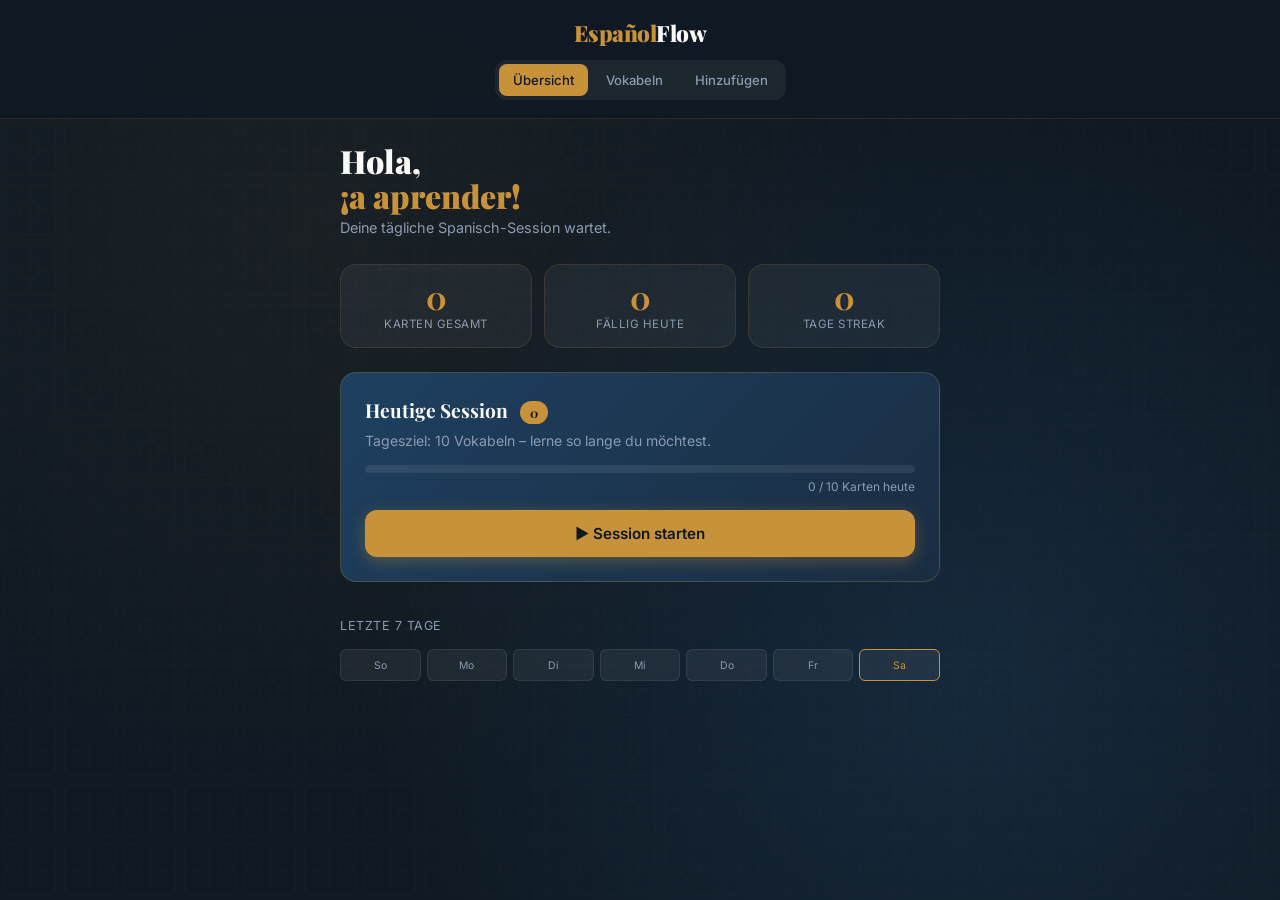
<file: index.html>
<!DOCTYPE html>
<html lang="de">
<head>
<meta charset="UTF-8">
  <meta name="viewport" content="width=device-width, initial-scale=1.0">
  <title>EspañolFlow – Spanisch lernen</title>
  <link href="https://fonts.googleapis.com/css2?family=Playfair+Display:wght@400;700;900&family=Inter:wght@300;400;500;600&display=swap" rel="stylesheet">
  <link rel="stylesheet" href="style.css">

  <link rel="apple-touch-icon" sizes="180x180" href="favicons/favicon-192.png">
  <link rel="icon" type="image/png" sizes="192x192" href="favicons/favicon-192.png">

  <link rel="manifest" href="manifest.json">
</head>
<body>
  <div class="azulejo-bg"></div>
  <div id="app">

    <nav class="header">
      <div class="nav-logo">Español<span>Flow</span></div>
      <div class="nav-tabs">
        <button class="nav-tab active" onclick="switchView('dashboard')">Übersicht</button>
        <button class="nav-tab" onclick="switchView('vocab')">Vokabeln</button>
        <button class="nav-tab" onclick="switchView('import')">Hinzufügen</button>
      </div>
    </nav>

    <!-- ─── DASHBOARD ─── -->
    <div id="view-dashboard" class="view active">
      <div class="dashboard-header">
        <h1>Hola,<br><em>¡a aprender!</em></h1>
        <p id="dash-subtitle">Deine tägliche Spanisch-Session wartet.</p>
      </div>

      <div class="stats-grid">
        <div class="stat-card">
          <div class="val" id="stat-total">0</div>
          <div class="lbl">Karten gesamt</div>
        </div>
        <div class="stat-card">
          <div class="val" id="stat-due">0</div>
          <div class="lbl">Fällig heute</div>
        </div>
        <div class="stat-card">
          <div class="val" id="stat-streak">0</div>
          <div class="lbl">Tage Streak</div>
        </div>
      </div>

      <div class="session-card">
        <h2>Heutige Session <span class="due-count" id="dash-due-badge">0</span></h2>
        <p>Tagesziel: 10 Vokabeln – lerne so lange du möchtest.</p>
        <div class="progress-bar-wrap">
          <div class="progress-bar-fill" id="dash-level-bar" style="width:0%"></div>
        </div>
        <div class="progress-label" id="dash-level-label">0 % gelernt</div>
        <button class="btn btn-primary" style="margin-top:16px;" onclick="switchView('learn')">
          ▶ Session starten
        </button>
      </div>

      <div style="padding: 16px 0 8px;">
        <div style="font-size:0.78rem;color:var(--text-light);text-transform:uppercase;letter-spacing:0.5px;margin-bottom:10px;">
          Letzte 7 Tage
        </div>
        <div class="streak-row" id="streak-row"></div>
      </div>
    </div>

    <!-- ─── LEARN ─── -->
    <div id="view-learn" class="view">
      <div id="learn-content">
        <div class="learn-header">
          <button class="btn btn-ghost" style="width:auto;padding:9px 14px;font-size:0.8rem;" onclick="switchView('dashboard')">← Zurück</button>
          <div class="learn-progress">
            <div class="progress-bar-wrap" style="margin:0;">
              <div class="progress-bar-fill" id="learn-progress-bar" style="width:0%"></div>
            </div>
            <div class="progress-label" id="learn-progress-label">0 / 0</div>
          </div>
          <div class="daily-goal" id="daily-goal-counter">0 / 10</div>
        </div>

        <div class="card-scene" id="card-scene" onclick="flipCard()">
          <div class="card-inner" id="card-inner">
            <div class="card-face card-front">
              <div class="card-tag" id="card-tag">Spanisch</div>
              <div class="card-word" id="card-es">—</div>
              <div class="card-hint" id="card-hint"></div>
              <div class="card-tap-hint">Tippe zum Umdrehen</div>
            </div>
            <div class="card-face card-back">
              <div class="card-tag" id="card-tag-back" style="background:rgba(200,146,58,0.15);">Deutsch</div>
              <div class="card-translation" id="card-de">—</div>
              <div class="card-context" id="card-context"></div>
            </div>
          </div>
        </div>

        <div class="rating-section" id="rating-section">
          <div class="rating-label">Wie gut wusstest du es?</div>
          <div class="rating-buttons">
            <button class="rating-btn r-again" onclick="rateCard(0)">
              Nochmal
              <span class="next-review" id="next-again">1 min</span>
            </button>
            <button class="rating-btn r-hard" onclick="rateCard(1)">
              Schwer
              <span class="next-review" id="next-hard">—</span>
            </button>
            <button class="rating-btn r-good" onclick="rateCard(2)">
              Gut
              <span class="next-review" id="next-good">—</span>
            </button>
            <button class="rating-btn r-easy" onclick="rateCard(3)">
              Leicht
              <span class="next-review" id="next-easy">—</span>
            </button>
          </div>
        </div>
      </div>

      <div id="completion-screen" class="completion-screen" style="display:none;">
        <div class="completion-icon">🎉</div>
        <h2>Session abgeschlossen!</h2>
        <p>Großartig! Dein Spanisch wird jeden Tag besser.</p>
        <div class="completion-stats">
          <div class="c-stat">
            <div class="val" id="comp-reviewed">0</div>
            <div class="lbl">Karten gelernt</div>
          </div>
          <div class="c-stat">
            <div class="val" id="comp-correct">0%</div>
            <div class="lbl">Korrekt</div>
          </div>
          <div class="c-stat">
            <div class="val" id="comp-time">0</div>
            <div class="lbl" id="comp-time-label">Heute gesamt</div>
          </div>
        </div>
        <button class="btn btn-primary" onclick="switchView('dashboard')">Zur Übersicht</button>
        <button class="btn btn-ghost" style="width:100%;margin-top:10px;" onclick="restartSession()">Weiter lernen →</button>
      </div>
    </div>

    <!-- ─── VOCAB ─── -->
    <div id="view-vocab" class="view">
      <div style="margin-bottom:20px;">
        <h2 style="font-family:'Playfair Display',serif;font-size:1.5rem;">Vokabeln</h2>
        <p style="color:var(--text-light);font-size:0.85rem;margin-top:4px;">
          <span id="vocab-count">0</span> Karten · Punkte zeigen deinen Lernfortschritt
        </p>
      </div>
      <div class="vocab-controls">
        <input class="search-input" type="text" placeholder="Suchen..." id="vocab-search" oninput="renderVocab()">
        <button class="btn btn-ghost" style="width:auto;" onclick="sortVocab()">↕ Sortieren</button>
      </div>
      <div class="vocab-list" id="vocab-list"></div>
    </div>

    <!-- ─── IMPORT ─── -->
    <div id="view-import" class="view">
      <div style="margin-bottom:20px;">
        <h2 style="font-family:'Playfair Display',serif;font-size:1.5rem;">Wörter hinzufügen</h2>
        <p style="color:var(--text-light);font-size:0.85rem;margin-top:4px;">Einzeln oder als Liste importieren</p>
      </div>

      <!-- Single word -->
      <div class="import-section">
        <h3>Einzelnes Wort</h3>
        <p>Trage ein Wort auf Spanisch und die deutsche Übersetzung ein.</p>
        <div style="display:grid;gap:12px;margin-bottom:12px;">
          <div>
            <label>Spanisch</label>
            <input type="text" id="single-es" placeholder="z. B. hablar" />
          </div>
          <div>
            <label>Deutsch</label>
            <input type="text" id="single-de" placeholder="z. B. sprechen" />
          </div>
          <div>
            <label>Kontext (optional)</label>
            <input type="text" id="single-ctx" placeholder="z. B. Verb · Infinitiv" />
          </div>
        </div>
        <button class="btn btn-primary" onclick="addSingleWord()">Hinzufügen</button>
        <div class="feedback-msg" id="single-feedback"></div>
      </div>

      <hr class="divider">

      <!-- CSV import -->
      <div class="import-section">
        <h3>Liste importieren (CSV)</h3>
        <p>Format: <code>Spanisch, Deutsch</code> – eine Zeile pro Karte.<br>
        Für Konjugationen: <code>habla, er/sie spricht, Verb · Präsens 3. Sg.</code></p>
        <div style="margin-bottom:12px;">
          <label>CSV-Inhalt einfügen</label>
          <textarea id="csv-input" rows="8"
            placeholder="hablar, sprechen
habla, er/sie spricht, Verb · Präsens 3. Sg.
hablé, ich sprach, Verb · Pretérito indefinido 1. Sg.
casa, das Haus
gracias, danke"></textarea>
        </div>
        <button class="btn btn-primary" onclick="importCSV()">Importieren</button>
        <div class="feedback-msg" id="csv-feedback"></div>
      </div>

      <hr class="divider">

      <!-- Demo data -->
      <div class="import-section">
        <h3>Demo-Daten laden</h3>
        <p>Lade eine kleine Starter-Liste zum Ausprobieren.</p>
        <button class="btn btn-ghost" style="width:100%;" onclick="loadDemoData()">Demo-Vokabeln laden</button>
      </div>

      <hr class="divider">

      <div>
        <button class="btn btn-ghost" style="width: 100%;" onclick="exportVocabs()">Vokabeln exportieren</button>
      </div>      

      <div class="backup-wrapper">
        <button class="btn btn-ghost" onclick="exportData()">
          Backup exportieren
        </button>

        <button class="btn btn-ghost" onclick="importData()">
          Backup importieren
        </button>

      </div>
      <div class="feedback-msg" id="backup-feedback"></div>

      <hr class="divider">

      <div style="margin-top:4px;">
        <button class="btn btn-ghost" style="width:100%;color:#fca5a5;border-color:rgba(252,165,165,0.2);" onclick="clearAllData()">
          Alle Daten löschen
        </button>
      </div>
    </div>

  </div>

  <script src="main.js"></script>
</body>
</html>
</file>
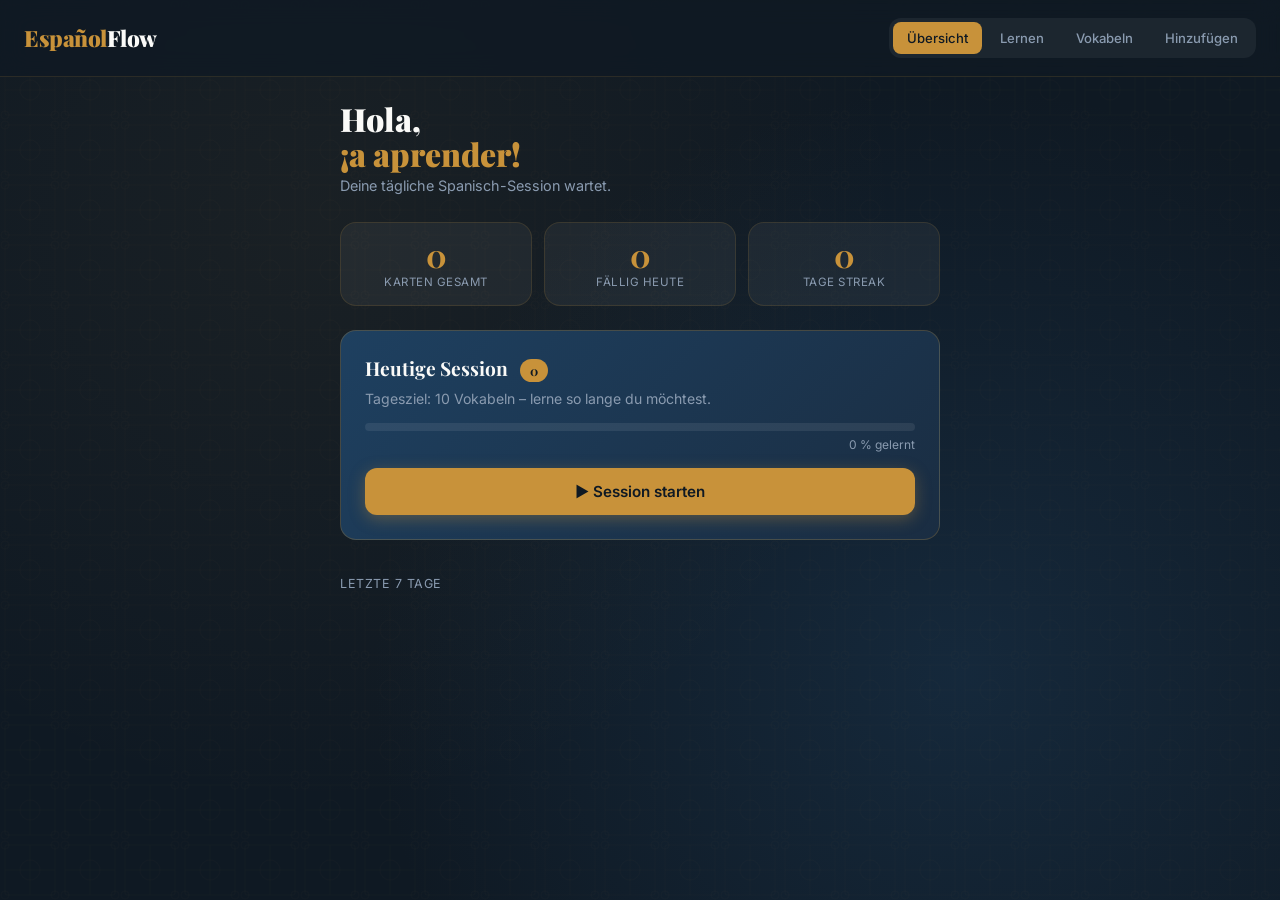
<file: spanisch-lernen.html>
<!DOCTYPE html>
<html lang="de">
<head>
<meta charset="UTF-8">
  <meta name="viewport" content="width=device-width, initial-scale=1.0">
  <title>EspañolFlow – Spanisch lernen</title>
  <link href="https://fonts.googleapis.com/css2?family=Playfair+Display:wght@400;700;900&family=Inter:wght@300;400;500;600&display=swap" rel="stylesheet">
  <link rel="stylesheet" href="style.css">
</head>
<body>
  <div class="azulejo-bg"></div>
  <div id="app">

    <nav>
      <div class="nav-logo">Español<span>Flow</span></div>
      <div class="nav-tabs">
        <button class="nav-tab active" onclick="switchView('dashboard')">Übersicht</button>
        <button class="nav-tab" onclick="switchView('learn')">Lernen</button>
        <button class="nav-tab" onclick="switchView('vocab')">Vokabeln</button>
        <button class="nav-tab" onclick="switchView('import')">Hinzufügen</button>
      </div>
    </nav>

    <!-- ─── DASHBOARD ─── -->
    <div id="view-dashboard" class="view active">
      <div class="dashboard-header">
        <h1>Hola,<br><em>¡a aprender!</em></h1>
        <p id="dash-subtitle">Deine tägliche Spanisch-Session wartet.</p>
      </div>

      <div class="stats-grid">
        <div class="stat-card">
          <div class="val" id="stat-total">0</div>
          <div class="lbl">Karten gesamt</div>
        </div>
        <div class="stat-card">
          <div class="val" id="stat-due">0</div>
          <div class="lbl">Fällig heute</div>
        </div>
        <div class="stat-card">
          <div class="val" id="stat-streak">0</div>
          <div class="lbl">Tage Streak</div>
        </div>
      </div>

      <div class="session-card">
        <h2>Heutige Session <span class="due-count" id="dash-due-badge">0</span></h2>
        <p>Tagesziel: 10 Vokabeln – lerne so lange du möchtest.</p>
        <div class="progress-bar-wrap">
          <div class="progress-bar-fill" id="dash-level-bar" style="width:0%"></div>
        </div>
        <div class="progress-label" id="dash-level-label">0 % gelernt</div>
        <button class="btn btn-primary" style="margin-top:16px;" onclick="switchView('learn')">
          ▶ Session starten
        </button>
      </div>

      <div style="padding: 16px 0 8px;">
        <div style="font-size:0.78rem;color:var(--text-light);text-transform:uppercase;letter-spacing:0.5px;margin-bottom:10px;">
          Letzte 7 Tage
        </div>
        <div class="streak-row" id="streak-row"></div>
      </div>
    </div>

    <!-- ─── LEARN ─── -->
    <div id="view-learn" class="view">
      <div id="learn-content">
        <div class="learn-header">
          <button class="btn btn-ghost" style="width:auto;padding:9px 14px;font-size:0.8rem;" onclick="switchView('dashboard')">← Zurück</button>
          <div class="learn-progress">
            <div class="progress-bar-wrap" style="margin:0;">
              <div class="progress-bar-fill" id="learn-progress-bar" style="width:0%"></div>
            </div>
            <div class="progress-label" id="learn-progress-label">0 / 0</div>
          </div>
          <div class="daily-goal" id="daily-goal-counter">0 / 10</div>
        </div>

        <div class="card-scene" id="card-scene" onclick="flipCard()">
          <div class="card-inner" id="card-inner">
            <div class="card-face card-front">
              <div class="card-tag" id="card-tag">Spanisch</div>
              <div class="card-word" id="card-es">—</div>
              <div class="card-hint" id="card-hint"></div>
              <div class="card-tap-hint">Tippe zum Umdrehen</div>
            </div>
            <div class="card-face card-back">
              <div class="card-tag" id="card-tag-back" style="background:rgba(200,146,58,0.15);">Deutsch</div>
              <div class="card-translation" id="card-de">—</div>
              <div class="card-context" id="card-context"></div>
            </div>
          </div>
        </div>

        <div class="rating-section" id="rating-section">
          <div class="rating-label">Wie gut wusstest du es?</div>
          <div class="rating-buttons">
            <button class="rating-btn r-again" onclick="rateCard(0)">
              Nochmal
              <span class="next-review" id="next-again">1 min</span>
            </button>
            <button class="rating-btn r-hard" onclick="rateCard(1)">
              Schwer
              <span class="next-review" id="next-hard">—</span>
            </button>
            <button class="rating-btn r-good" onclick="rateCard(2)">
              Gut
              <span class="next-review" id="next-good">—</span>
            </button>
            <button class="rating-btn r-easy" onclick="rateCard(3)">
              Leicht
              <span class="next-review" id="next-easy">—</span>
            </button>
          </div>
        </div>
      </div>

      <div id="completion-screen" class="completion-screen" style="display:none;">
        <div class="completion-icon">🎉</div>
        <h2>Session abgeschlossen!</h2>
        <p>Großartig! Dein Spanisch wird jeden Tag besser.</p>
        <div class="completion-stats">
          <div class="c-stat">
            <div class="val" id="comp-reviewed">0</div>
            <div class="lbl">Karten gelernt</div>
          </div>
          <div class="c-stat">
            <div class="val" id="comp-correct">0%</div>
            <div class="lbl">Korrekt</div>
          </div>
          <div class="c-stat">
            <div class="val" id="comp-time">0</div>
            <div class="lbl" id="comp-time-label">Heute gesamt</div>
          </div>
        </div>
        <button class="btn btn-primary" onclick="switchView('dashboard')">Zur Übersicht</button>
        <button class="btn btn-ghost" style="width:100%;margin-top:10px;" onclick="restartSession()">Weiter lernen →</button>
      </div>
    </div>

    <!-- ─── VOCAB ─── -->
    <div id="view-vocab" class="view">
      <div style="margin-bottom:20px;">
        <h2 style="font-family:'Playfair Display',serif;font-size:1.5rem;">Vokabeln</h2>
        <p style="color:var(--text-light);font-size:0.85rem;margin-top:4px;">
          <span id="vocab-count">0</span> Karten · Punkte zeigen deinen Lernfortschritt
        </p>
      </div>
      <div class="vocab-controls">
        <input class="search-input" type="text" placeholder="Suchen..." id="vocab-search" oninput="renderVocab()">
        <button class="btn btn-ghost" style="width:auto;" onclick="sortVocab()">↕ Sortieren</button>
      </div>
      <div class="vocab-list" id="vocab-list"></div>
    </div>

    <!-- ─── IMPORT ─── -->
    <div id="view-import" class="view">
      <div style="margin-bottom:20px;">
        <h2 style="font-family:'Playfair Display',serif;font-size:1.5rem;">Wörter hinzufügen</h2>
        <p style="color:var(--text-light);font-size:0.85rem;margin-top:4px;">Einzeln oder als Liste importieren</p>
      </div>

      <!-- Single word -->
      <div class="import-section">
        <h3>Einzelnes Wort</h3>
        <p>Trage ein Wort auf Spanisch und die deutsche Übersetzung ein.</p>
        <div style="display:grid;gap:12px;margin-bottom:12px;">
          <div>
            <label>Spanisch</label>
            <input type="text" id="single-es" placeholder="z. B. hablar" />
          </div>
          <div>
            <label>Deutsch</label>
            <input type="text" id="single-de" placeholder="z. B. sprechen" />
          </div>
          <div>
            <label>Kontext (optional)</label>
            <input type="text" id="single-ctx" placeholder="z. B. Verb · Infinitiv" />
          </div>
        </div>
        <button class="btn btn-primary" onclick="addSingleWord()">Hinzufügen</button>
        <div class="feedback-msg" id="single-feedback"></div>
      </div>

      <hr class="divider">

      <!-- CSV import -->
      <div class="import-section">
        <h3>Liste importieren (CSV)</h3>
        <p>Format: <code>Spanisch, Deutsch</code> – eine Zeile pro Karte.<br>
        Für Konjugationen: <code>habla, er/sie spricht, Verb · Präsens 3. Sg.</code></p>
        <div style="margin-bottom:12px;">
          <label>CSV-Inhalt einfügen</label>
          <textarea id="csv-input" rows="8"
            placeholder="hablar, sprechen
  habla, er/sie spricht, Verb · Präsens 3. Sg.
  hablé, ich sprach, Verb · Pretérito indefinido 1. Sg.
  casa, das Haus
  gracias, danke"></textarea>
        </div>
        <button class="btn btn-primary" onclick="importCSV()">Importieren</button>
        <div class="feedback-msg" id="csv-feedback"></div>
      </div>

      <hr class="divider">

      <!-- Demo data -->
      <div class="import-section">
        <h3>Demo-Daten laden</h3>
        <p>Lade eine kleine Starter-Liste zum Ausprobieren.</p>
        <button class="btn btn-ghost" style="width:100%;" onclick="loadDemoData()">Demo-Vokabeln laden</button>
      </div>

      <hr class="divider">
      <div style="margin-top:4px;">
        <button class="btn btn-ghost" style="width:100%;color:#fca5a5;border-color:rgba(252,165,165,0.2);" onclick="clearAllData()">
          Alle Daten löschen
        </button>
      </div>
    </div>

  </div>

  <script src="main.js"/>
</body>
</html>
</file>
<file: style.css>
:root {
  --midnight: #0f1923;
  --deep-blue: #1a2d42;
  --tile-blue: #1e4060;
  --gold: #c8923a;
  --gold-light: #e8b05a;
  --sand: #f5f0e8;
  --sand-dark: #e8dfd0;
  --white: #fafaf8;
  --text-dark: #0f1923;
  --text-mid: #4a5568;
  --text-light: #8a9bb0;
  --success: #2d7a4f;
  --danger: #9b2c2c;
  --warning: #b7791f;
  --radius: 16px;
  --shadow: 0 8px 32px rgba(15,25,35,0.18);
  --shadow-sm: 0 2px 8px rgba(15,25,35,0.10);
}

* ,
*::after,
*::before { 
  box-sizing: border-box; 
  margin: 0; 
  padding: 0; 
}

body {
  font-family: 'Inter', sans-serif;
  background: var(--midnight);
  color: var(--white);
  min-height: 100vh;
  overflow-x: hidden;
}

/* ─── Azulejo background pattern ─── */
.azulejo-bg {
  position: fixed; inset: 0; z-index: 0;
  background-color: var(--midnight);
  background-image:
    radial-gradient(circle at 25% 25%, rgba(200,146,58,0.06) 0%, transparent 50%),
    radial-gradient(circle at 75% 75%, rgba(30,64,96,0.4) 0%, transparent 50%);
  pointer-events: none;
}
.azulejo-bg::after {
  content: '';
  position: absolute; inset: 0;
  background-image: url("data:image/svg+xml,%3Csvg width='60' height='60' viewBox='0 0 60 60' xmlns='http://www.w3.org/2000/svg'%3E%3Cg fill='none' stroke='rgba(200,146,58,0.07)' stroke-width='0.5'%3E%3Crect x='5' y='5' width='50' height='50' rx='2'/%3E%3Cpath d='M5 30h50M30 5v50'/%3E%3Ccircle cx='30' cy='30' r='10'/%3E%3Ccircle cx='5' cy='5' r='4'/%3E%3Ccircle cx='55' cy='5' r='4'/%3E%3Ccircle cx='5' cy='55' r='4'/%3E%3Ccircle cx='55' cy='55' r='4'/%3E%3C/g%3E%3C/svg%3E");
  opacity: 0.6;
}

#app { position: relative; z-index: 1; min-height: 100vh; }

/* ─── Nav ─── */
nav {
  display: flex; align-items: center; justify-content: space-between;
  padding: 18px 24px;
  border-bottom: 1px solid rgba(200,146,58,0.15);
  background: rgba(15,25,35,0.8);
  backdrop-filter: blur(12px);
  position: sticky; top: 0; z-index: 100;
}

.header {
  display: flex;
  flex-direction: column;
  gap: 0.75rem;
}

.nav-logo {
  font-family: 'Playfair Display', serif;
  font-size: 1.4rem; font-weight: 900;
  color: var(--gold);
  letter-spacing: -0.5px;
}
.nav-logo span { color: var(--white); }
.nav-tabs {
  display: flex; gap: 4px;
  background: rgba(255,255,255,0.06);
  border-radius: 12px; padding: 4px;
}
.nav-tab {
  background: none; border: none; cursor: pointer;
  color: var(--text-light);
  font-family: 'Inter', sans-serif;
  font-size: 0.82rem; font-weight: 500;
  padding: 8px 14px; border-radius: 8px;
  transition: all 0.2s;
  white-space: nowrap;
}
.nav-tab.active {
  background: var(--gold); color: var(--midnight);
}
.nav-tab:hover:not(.active) { color: var(--white); background: rgba(255,255,255,0.08); }

/* ─── Views ─── */
.view { display: none; padding: 24px 20px; max-width: 640px; margin: 0 auto; }
.view.active { display: block; }

/* ─── Dashboard ─── */
.dashboard-header {
  margin-bottom: 28px;
}
.dashboard-header h1 {
  font-family: 'Playfair Display', serif;
  font-size: 2rem; font-weight: 900;
  line-height: 1.1;
}
.dashboard-header h1 em { color: var(--gold); font-style: normal; }
.dashboard-header p { color: var(--text-light); margin-top: 6px; font-size: 0.9rem; }

.stats-grid {
  display: grid; grid-template-columns: repeat(3, 1fr); gap: 12px;
  margin-bottom: 24px;
}
.stat-card {
  background: rgba(255,255,255,0.05);
  border: 1px solid rgba(200,146,58,0.15);
  border-radius: var(--radius); padding: 16px 12px; text-align: center;
}
.stat-card .val {
  font-family: 'Playfair Display', serif;
  font-size: 2rem; font-weight: 700; color: var(--gold);
  line-height: 1;
}
.stat-card .lbl {
  font-size: 0.72rem; color: var(--text-light);
  margin-top: 4px; text-transform: uppercase; letter-spacing: 0.5px;
}

.session-card {
  background: linear-gradient(135deg, var(--tile-blue), var(--deep-blue));
  border: 1px solid rgba(200,146,58,0.25);
  border-radius: var(--radius); padding: 24px;
  margin-bottom: 20px;
}
.session-card h2 {
  font-family: 'Playfair Display', serif;
  font-size: 1.2rem; margin-bottom: 8px;
}
.session-card p { color: var(--text-light); font-size: 0.88rem; margin-bottom: 16px; }
.due-count {
  display: inline-block;
  background: var(--gold); color: var(--midnight);
  font-weight: 700; font-size: 0.8rem;
  padding: 3px 10px; border-radius: 20px;
  margin-left: 8px;
}

.progress-bar-wrap {
  background: rgba(255,255,255,0.08); border-radius: 8px; height: 8px;
  margin-bottom: 6px; overflow: hidden;
}
.progress-bar-fill {
  height: 100%; background: linear-gradient(90deg, var(--gold), var(--gold-light));
  border-radius: 8px; transition: width 0.5s ease;
}
.progress-label { font-size: 0.75rem; color: var(--text-light); text-align: right; }

.streak-row {
  display: flex; gap: 6px; margin-top: 16px;
}
.streak-day {
  flex: 1; height: 32px; border-radius: 6px;
  background: rgba(255,255,255,0.06);
  border: 1px solid rgba(255,255,255,0.08);
  display: flex; align-items: center; justify-content: center;
  font-size: 0.65rem; color: var(--text-light);
}
.streak-day.done { background: var(--gold); border-color: var(--gold); color: var(--midnight); font-weight: 700; }
.streak-day.today-marker { border-color: var(--gold); color: var(--gold); }

/* ─── Buttons ─── */
.btn {
  display: inline-flex; align-items: center; justify-content: center; gap: 8px;
  border: none; border-radius: 12px; cursor: pointer;
  font-family: 'Inter', sans-serif; font-weight: 600;
  transition: all 0.18s; text-align: center;
}
.btn-primary {
  background: var(--gold); color: var(--midnight);
  padding: 14px 24px; font-size: 0.95rem; width: 100%;
  box-shadow: 0 4px 16px rgba(200,146,58,0.35);
}
.btn-primary:hover { background: var(--gold-light); transform: translateY(-1px); }
.btn-primary:active { transform: translateY(0); }
.btn-primary:disabled { opacity: 0.4; cursor: not-allowed; transform: none; }
.btn-ghost {
  background: rgba(255,255,255,0.07); color: var(--white);
  padding: 12px 20px; font-size: 0.88rem; border: 1px solid rgba(255,255,255,0.1);
}
.btn-ghost:hover { background: rgba(255,255,255,0.12); }

/* ─── Learn view ─── */
.learn-header {
  display: flex; align-items: center; justify-content: space-between;
  margin-bottom: 20px;
}
.learn-progress { flex: 1; margin: 0 16px; }
.daily-goal {
  font-size: 0.8rem; color: var(--gold);
  font-weight: 600; white-space: nowrap;
}
.daily-goal.done { color: #86efac; }

/* ─── Flashcard ─── */
.card-scene {
  perspective: 1000px;
  height: 280px; margin-bottom: 20px;
}
.card-inner {
  position: relative; width: 100%; height: 100%;
  transform-style: preserve-3d;
  transition: transform 0.55s cubic-bezier(0.4,0,0.2,1);
  cursor: pointer;
}
.card-inner.flipped { transform: rotateY(180deg); }
.card-face {
  position: absolute; inset: 0;
  backface-visibility: hidden; -webkit-backface-visibility: hidden;
  border-radius: 20px;
  display: flex; flex-direction: column;
  align-items: center; justify-content: center;
  padding: 28px 24px;
  border: 1px solid rgba(200,146,58,0.2);
}
.card-front {
  background: linear-gradient(145deg, #1e3a5a, #162f4a);
}
.card-front::before {
  content: '';
  position: absolute; inset: 0; border-radius: 20px; pointer-events: none;
  background-image: url("data:image/svg+xml,%3Csvg width='40' height='40' viewBox='0 0 40 40' xmlns='http://www.w3.org/2000/svg'%3E%3Cg fill='none' stroke='rgba(200,146,58,0.08)' stroke-width='0.5'%3E%3Crect x='3' y='3' width='34' height='34' rx='1'/%3E%3Cpath d='M3 20h34M20 3v34'/%3E%3Ccircle cx='20' cy='20' r='7'/%3E%3C/g%3E%3C/svg%3E");
}
.card-back {
  background: linear-gradient(145deg, #2d1b0e, #1e1408);
  transform: rotateY(180deg);
  border-color: rgba(200,146,58,0.3);
}
.card-tag {
  font-size: 0.68rem; text-transform: uppercase; letter-spacing: 1.5px;
  color: var(--gold); font-weight: 600; margin-bottom: 12px;
  background: rgba(200,146,58,0.12); padding: 4px 12px; border-radius: 20px;
}
.card-word {
  font-family: 'Playfair Display', serif;
  font-size: 2.4rem; font-weight: 700; text-align: center;
  line-height: 1.1; color: var(--white);
}
.card-hint {
  font-size: 0.8rem; color: var(--text-light); margin-top: 10px;
  font-style: italic;
}
.card-translation {
  font-family: 'Playfair Display', serif;
  font-size: 1.8rem; font-weight: 400; text-align: center;
  color: var(--gold); margin-bottom: 8px;
}
.card-context {
  font-size: 0.82rem; color: rgba(200,146,58,0.7);
  text-align: center; font-style: italic;
}
.card-tap-hint {
  position: absolute; bottom: 14px;
  font-size: 0.7rem; color: rgba(255,255,255,0.3);
}

/* ─── Rating buttons ─── */
.rating-section { display: none; }
.rating-section.visible { display: block; }
.rating-label {
  text-align: center; font-size: 0.78rem;
  color: var(--text-light); margin-bottom: 12px;
}
.rating-buttons {
  display: grid; grid-template-columns: repeat(4, 1fr); gap: 8px;
}
.rating-btn {
  border: none; border-radius: 12px;
  cursor: pointer; padding: 12px 8px;
  font-family: 'Inter', sans-serif; font-weight: 700;
  font-size: 0.78rem; text-align: center;
  transition: all 0.18s;
  display: flex; flex-direction: column; align-items: center; gap: 3px;
}
.rating-btn .next-review { font-weight: 400; font-size: 0.65rem; opacity: 0.8; }
.rating-btn:hover { transform: translateY(-2px); filter: brightness(1.1); }
.r-again { background: #7f1d1d; color: #fca5a5; }
.r-hard  { background: #78350f; color: #fcd34d; }
.r-good  { background: #14532d; color: #86efac; }
.r-easy  { background: #1e3a5a; color: #93c5fd; }

/* ─── No cards ─── */
.no-cards-msg {
  text-align: center; padding: 60px 20px;
}
.no-cards-msg .icon { font-size: 3rem; margin-bottom: 16px; }
.no-cards-msg h2 {
  font-family: 'Playfair Display', serif;
  font-size: 1.4rem; margin-bottom: 8px;
}
.no-cards-msg p { color: var(--text-light); font-size: 0.88rem; }

/* ─── Vocabulary view ─── */
.vocab-controls {
  display: flex; gap: 10px; margin-bottom: 20px; flex-wrap: wrap;
}
.search-input {
  flex: 1; min-width: 140px;
  background: rgba(255,255,255,0.06);
  border: 1px solid rgba(255,255,255,0.1);
  border-radius: 10px; padding: 10px 14px;
  color: var(--white); font-family: 'Inter', sans-serif; font-size: 0.88rem;
}
.search-input::placeholder { color: var(--text-light); }
.search-input:focus { outline: none; border-color: var(--gold); }

.vocab-list { display: flex; flex-direction: column; gap: 8px; }
.vocab-item {
  background: rgba(255,255,255,0.04);
  border: 1px solid rgba(255,255,255,0.07);
  border-radius: 12px; padding: 14px 16px;
  display: flex; align-items: center; gap: 12px;
  transition: border-color 0.2s;
}
.vocab-item:hover { border-color: rgba(200,146,58,0.3); }
.vocab-item .es { font-weight: 600; font-size: 0.95rem; flex: 1; }
.vocab-item .de { color: var(--text-light); font-size: 0.85rem; flex: 1; }
.vocab-item .meta { font-size: 0.68rem; color: var(--text-light); text-align: right; white-space: nowrap; }
.level-dot {
  width: 8px; height: 8px; border-radius: 50%; flex-shrink: 0;
}
.level-0 { background: #6b7280; }
.level-1 { background: #ef4444; }
.level-2 { background: #f59e0b; }
.level-3 { background: #3b82f6; }
.level-4 { background: #10b981; }
.level-5 { background: var(--gold); }
.delete-btn {
  background: none; border: none; cursor: pointer;
  color: var(--text-light); font-size: 1rem; padding: 4px;
  border-radius: 6px; transition: color 0.2s;
}
.delete-btn:hover { color: #ef4444; }

/* ─── Import view ─── */
.import-section {
  background: rgba(255,255,255,0.03);
  border: 1px solid rgba(255,255,255,0.08);
  border-radius: var(--radius); padding: 20px;
  margin-bottom: 20px;
}
.import-section h3 {
  font-family: 'Playfair Display', serif;
  font-size: 1.1rem; margin-bottom: 6px;
}
.import-section p { color: var(--text-light); font-size: 0.82rem; margin-bottom: 14px; }
.import-section code {
  background: rgba(0,0,0,0.3); padding: 2px 7px;
  border-radius: 4px; font-size: 0.8rem; color: var(--gold);
}
textarea, input[type="text"] {
  width: 100%;
  background: rgba(0,0,0,0.25);
  border: 1px solid rgba(255,255,255,0.1);
  border-radius: 10px; padding: 12px 14px;
  color: var(--white); font-family: 'Inter', sans-serif;
  font-size: 0.88rem; resize: vertical;
}
textarea::placeholder, input[type="text"]::placeholder { color: var(--text-light); }
textarea:focus, input[type="text"]:focus {
  outline: none; border-color: var(--gold);
}
.form-row { display: flex; gap: 10px; align-items: flex-end; }
.form-row input { flex: 1; }
.form-row .btn { white-space: nowrap; padding: 12px 18px; width: auto; }

label {
  display: block; font-size: 0.78rem; font-weight: 500;
  color: var(--text-light); margin-bottom: 6px;
  text-transform: uppercase; letter-spacing: 0.5px;
}

.feedback-msg {
  padding: 10px 14px; border-radius: 8px;
  font-size: 0.83rem; margin-top: 10px; display: none;
}
.feedback-msg.success { background: rgba(45,122,79,0.2); color: #86efac; }
.feedback-msg.error { background: rgba(155,44,44,0.2); color: #fca5a5; }
.feedback-msg.visible { display: block; }

.divider {
  border: none; border-top: 1px solid rgba(255,255,255,0.07);
  margin: 20px 0;
}

.backup-wrapper {
  display: flex;
  gap: 10px;
  padding: 10px 0;
  width: 100%;
}

.backup-wrapper button {
  flex: 1;
}

/* ─── Completion screen ─── */
.completion-screen {
  text-align: center; padding: 40px 20px;
}
.completion-icon {
  font-size: 4rem; margin-bottom: 16px;
  animation: bounce 0.6s ease;
}
@keyframes bounce {
  0%,100% { transform: translateY(0); }
  50% { transform: translateY(-12px); }
}
.completion-screen h2 {
  font-family: 'Playfair Display', serif;
  font-size: 1.8rem; margin-bottom: 8px;
}
.completion-screen p { color: var(--text-light); margin-bottom: 24px; }
.completion-stats {
  display: flex; justify-content: center; gap: 24px;
  margin-bottom: 28px;
}
.c-stat { text-align: center; }
.c-stat .val {
  font-family: 'Playfair Display', serif;
  font-size: 2rem; color: var(--gold); font-weight: 700;
}
.c-stat .lbl { font-size: 0.72rem; color: var(--text-light); }

/* ─── Responsive ─── */
@media (max-width: 480px) {
  nav { padding: 14px 16px; }
  .nav-tab { padding: 7px 10px; font-size: 0.76rem; }
  .view { padding: 18px 14px; }
  .card-word { font-size: 1.9rem; }
  .stats-grid { grid-template-columns: repeat(3,1fr); gap: 8px; }
  .stat-card .val { font-size: 1.6rem; }
  .rating-buttons { grid-template-columns: repeat(2,1fr); }
}

@keyframes fadeInUp {
  from { opacity: 0; transform: translateX(-50%) translateY(12px); }
  to   { opacity: 1; transform: translateX(-50%) translateY(0); }
}

@media (prefers-reduced-motion: reduce) {
  .card-inner { transition: none; }
  * { animation: none !important; }
}
</file>
